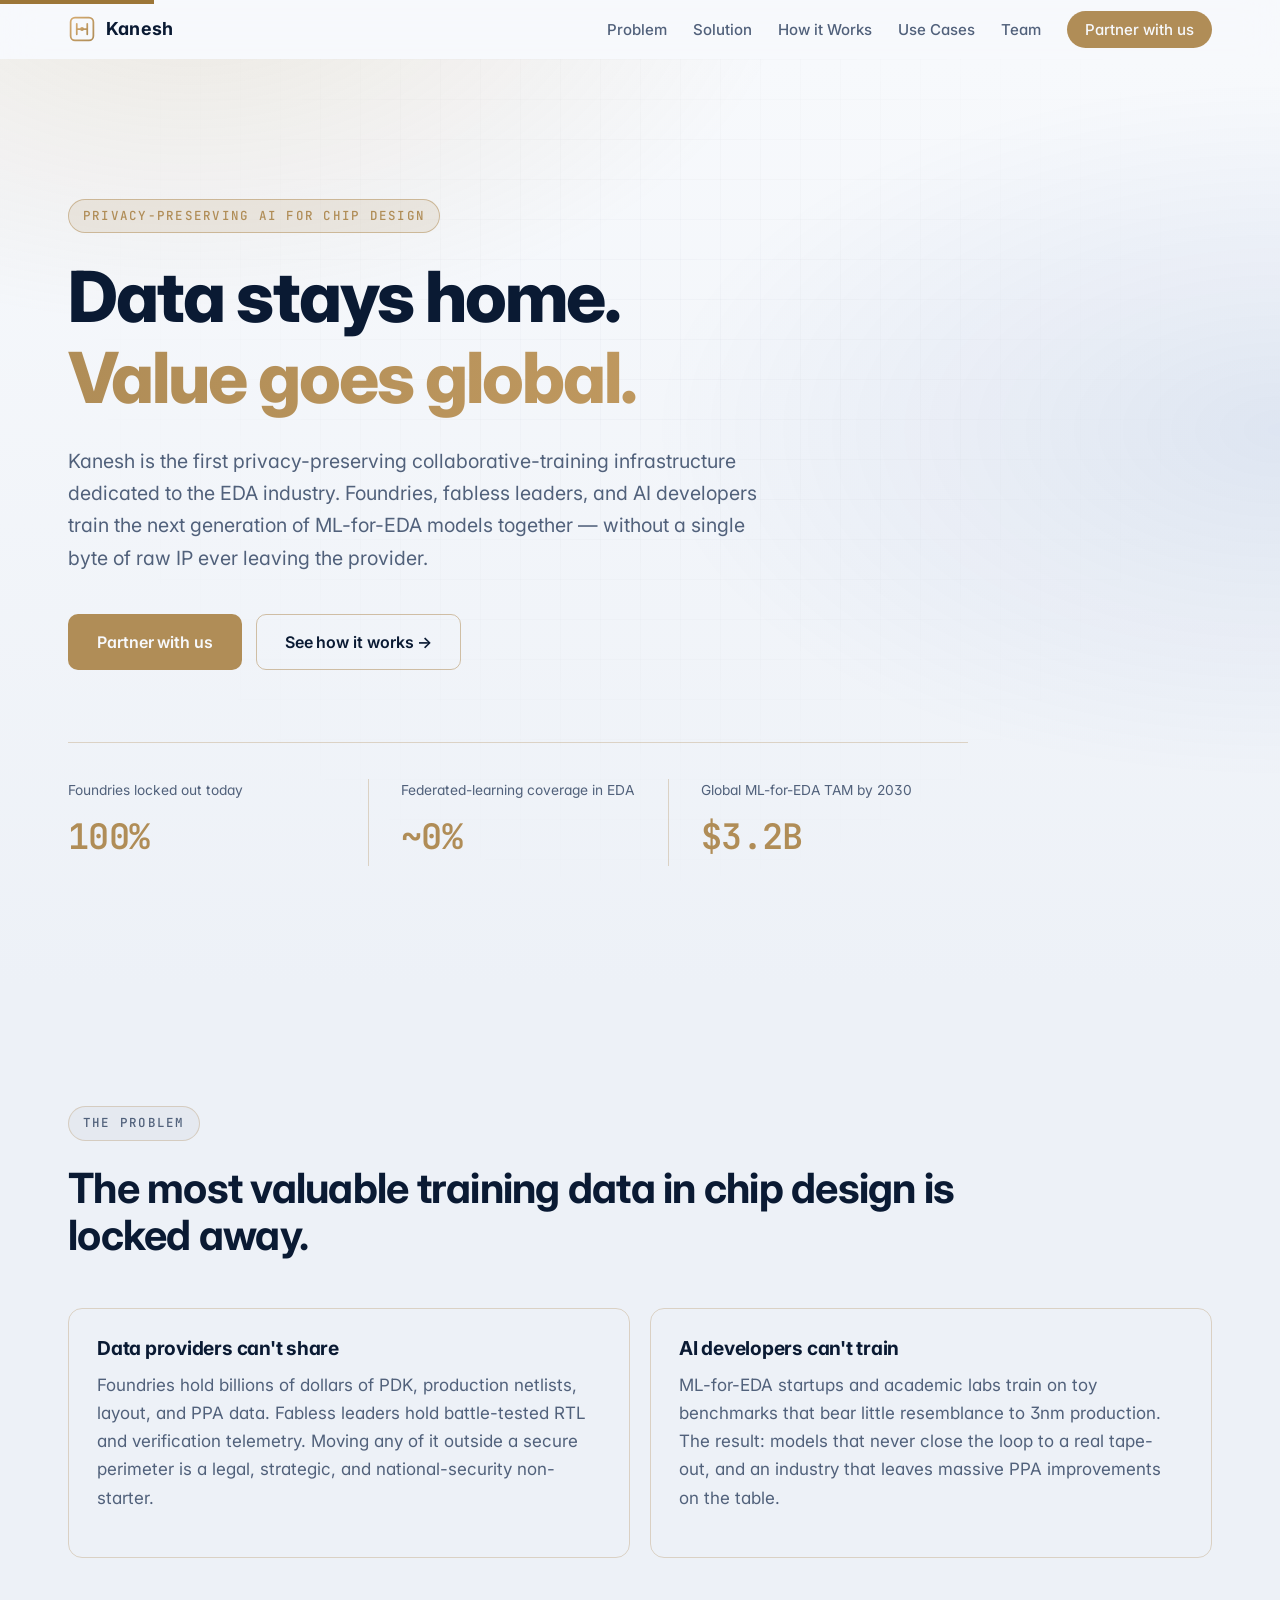
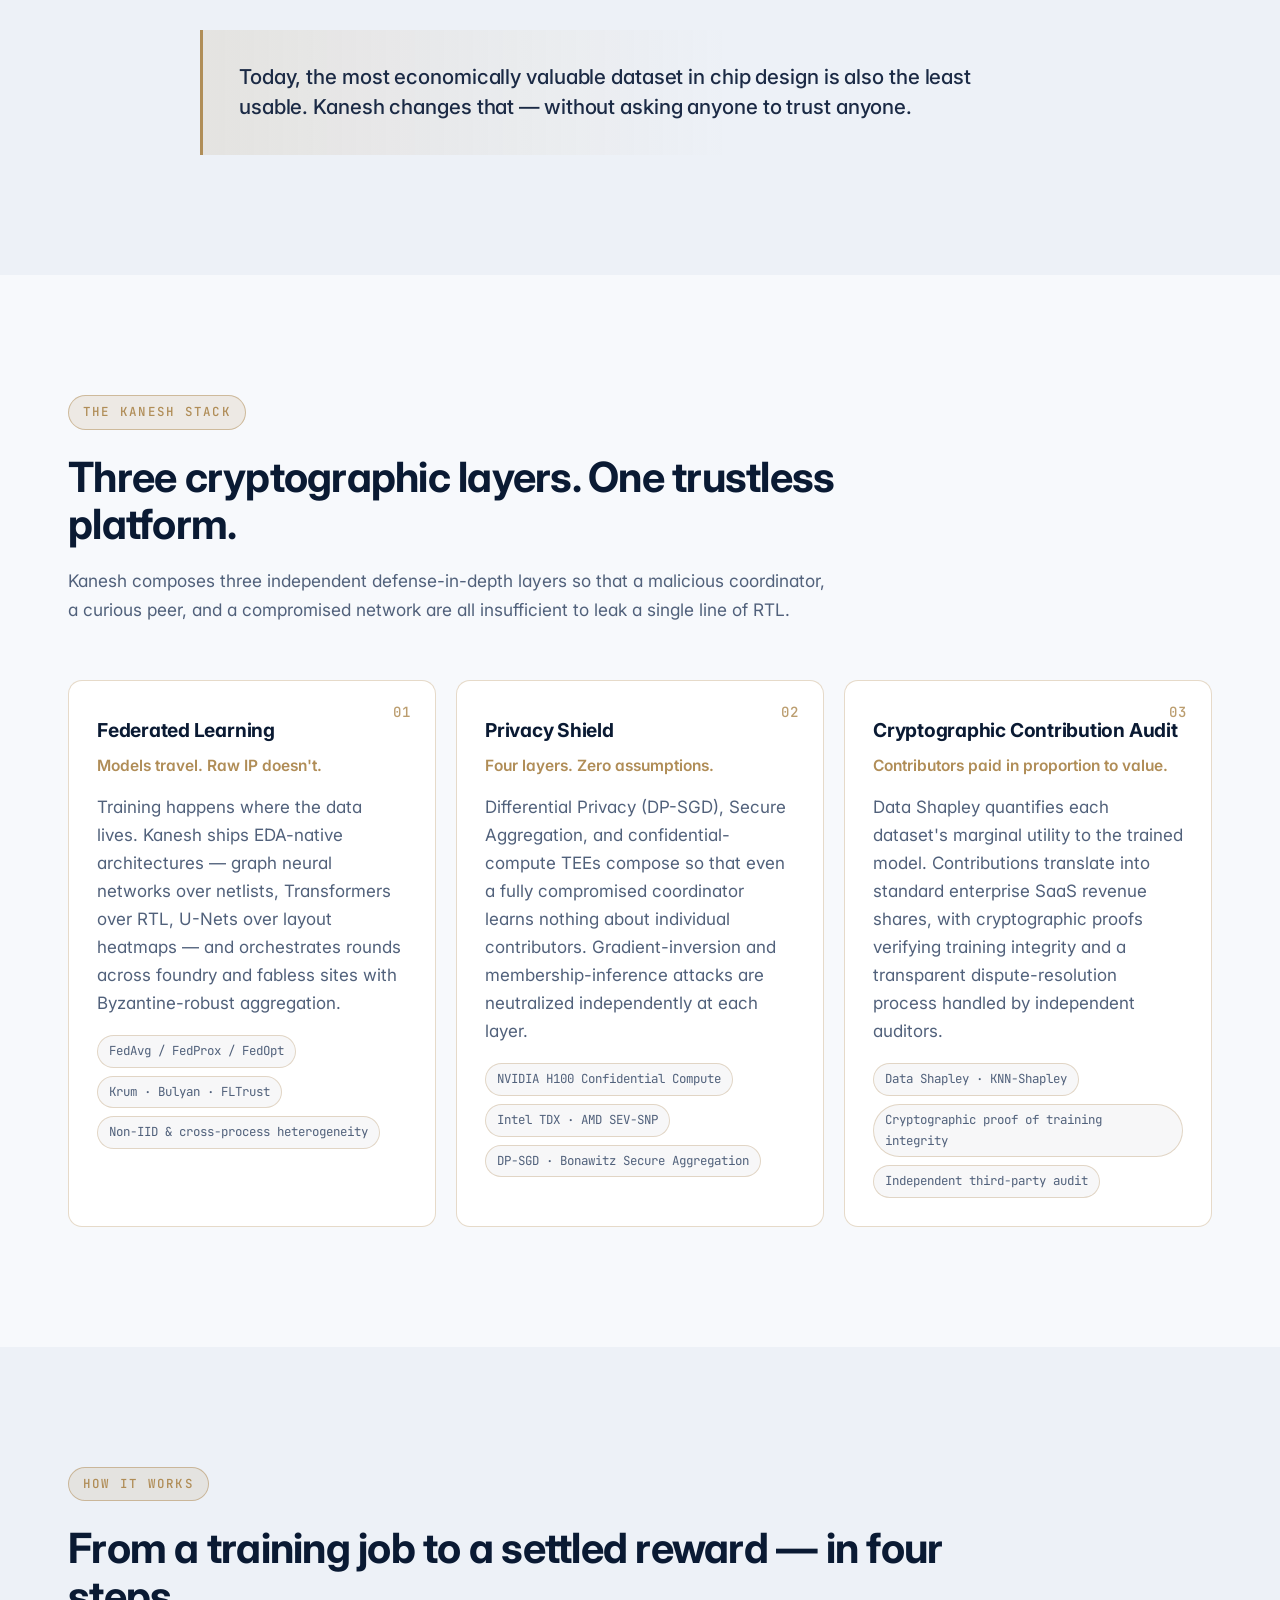
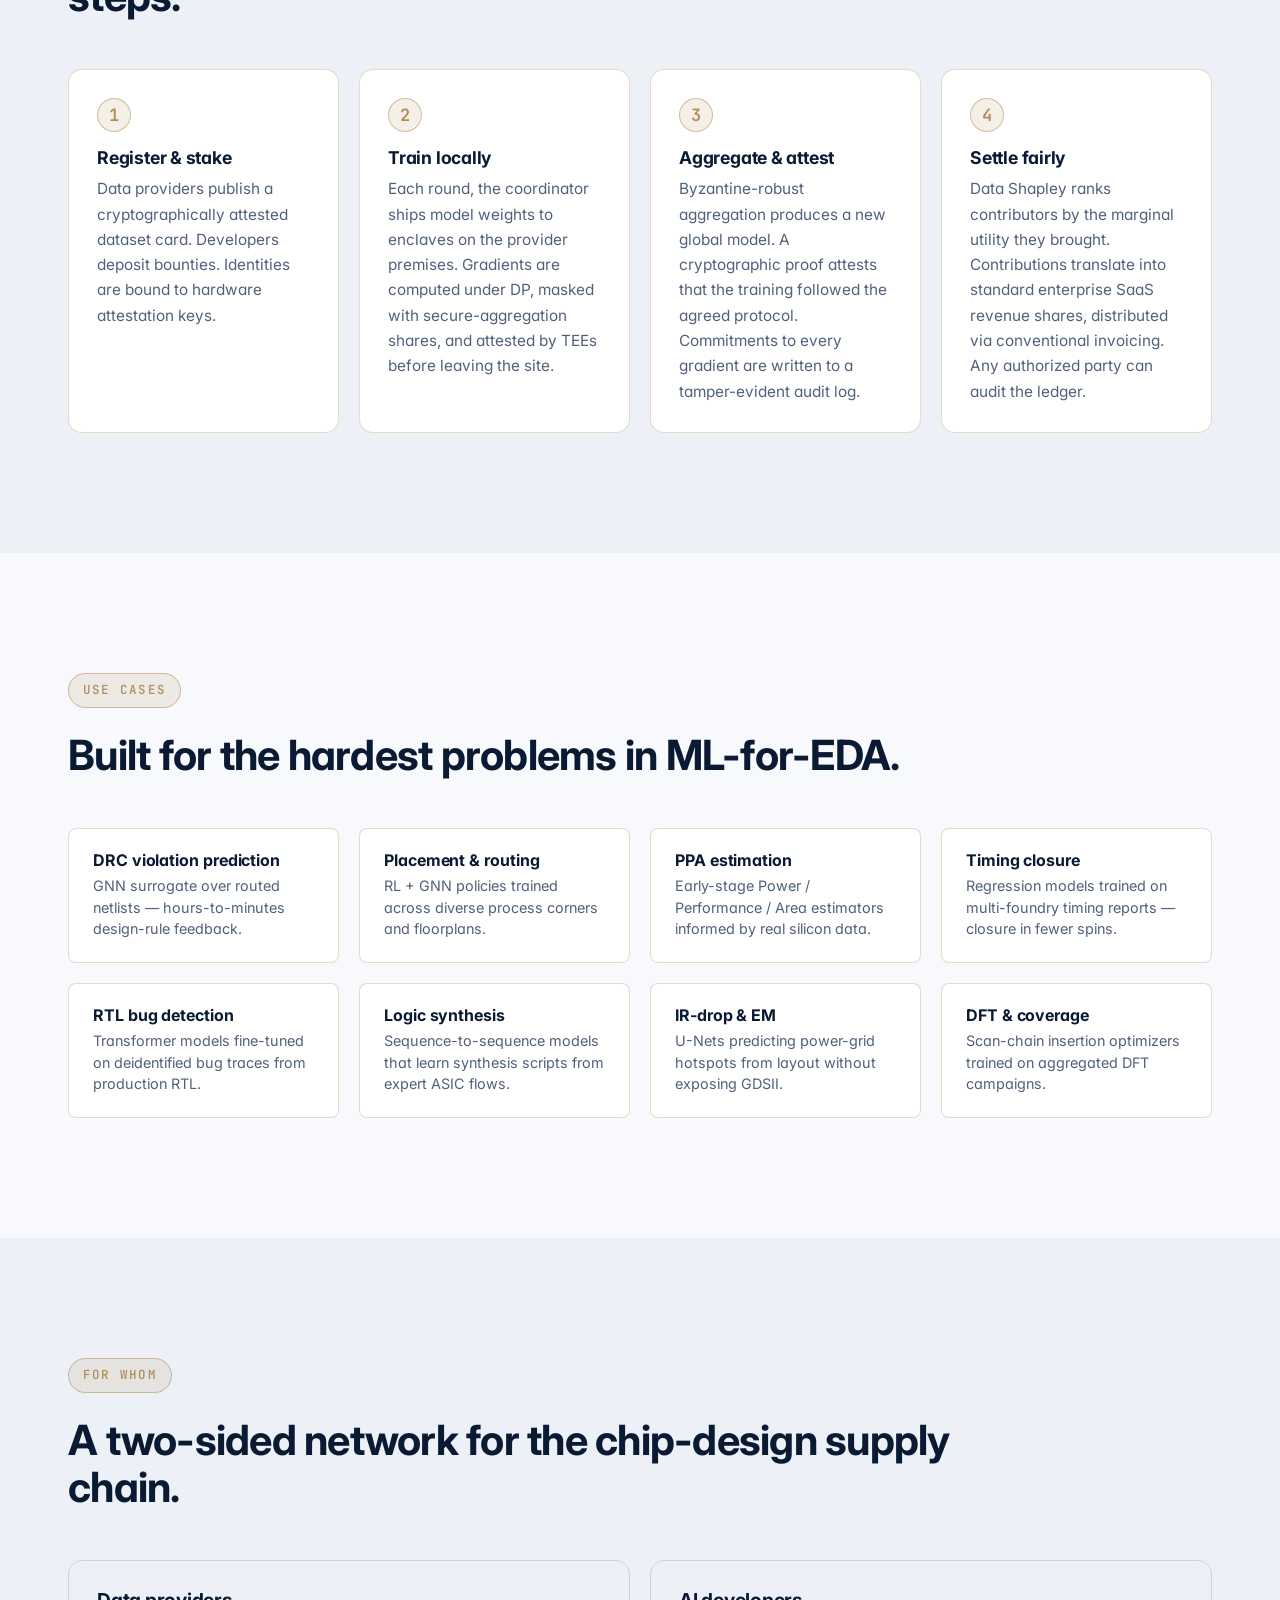
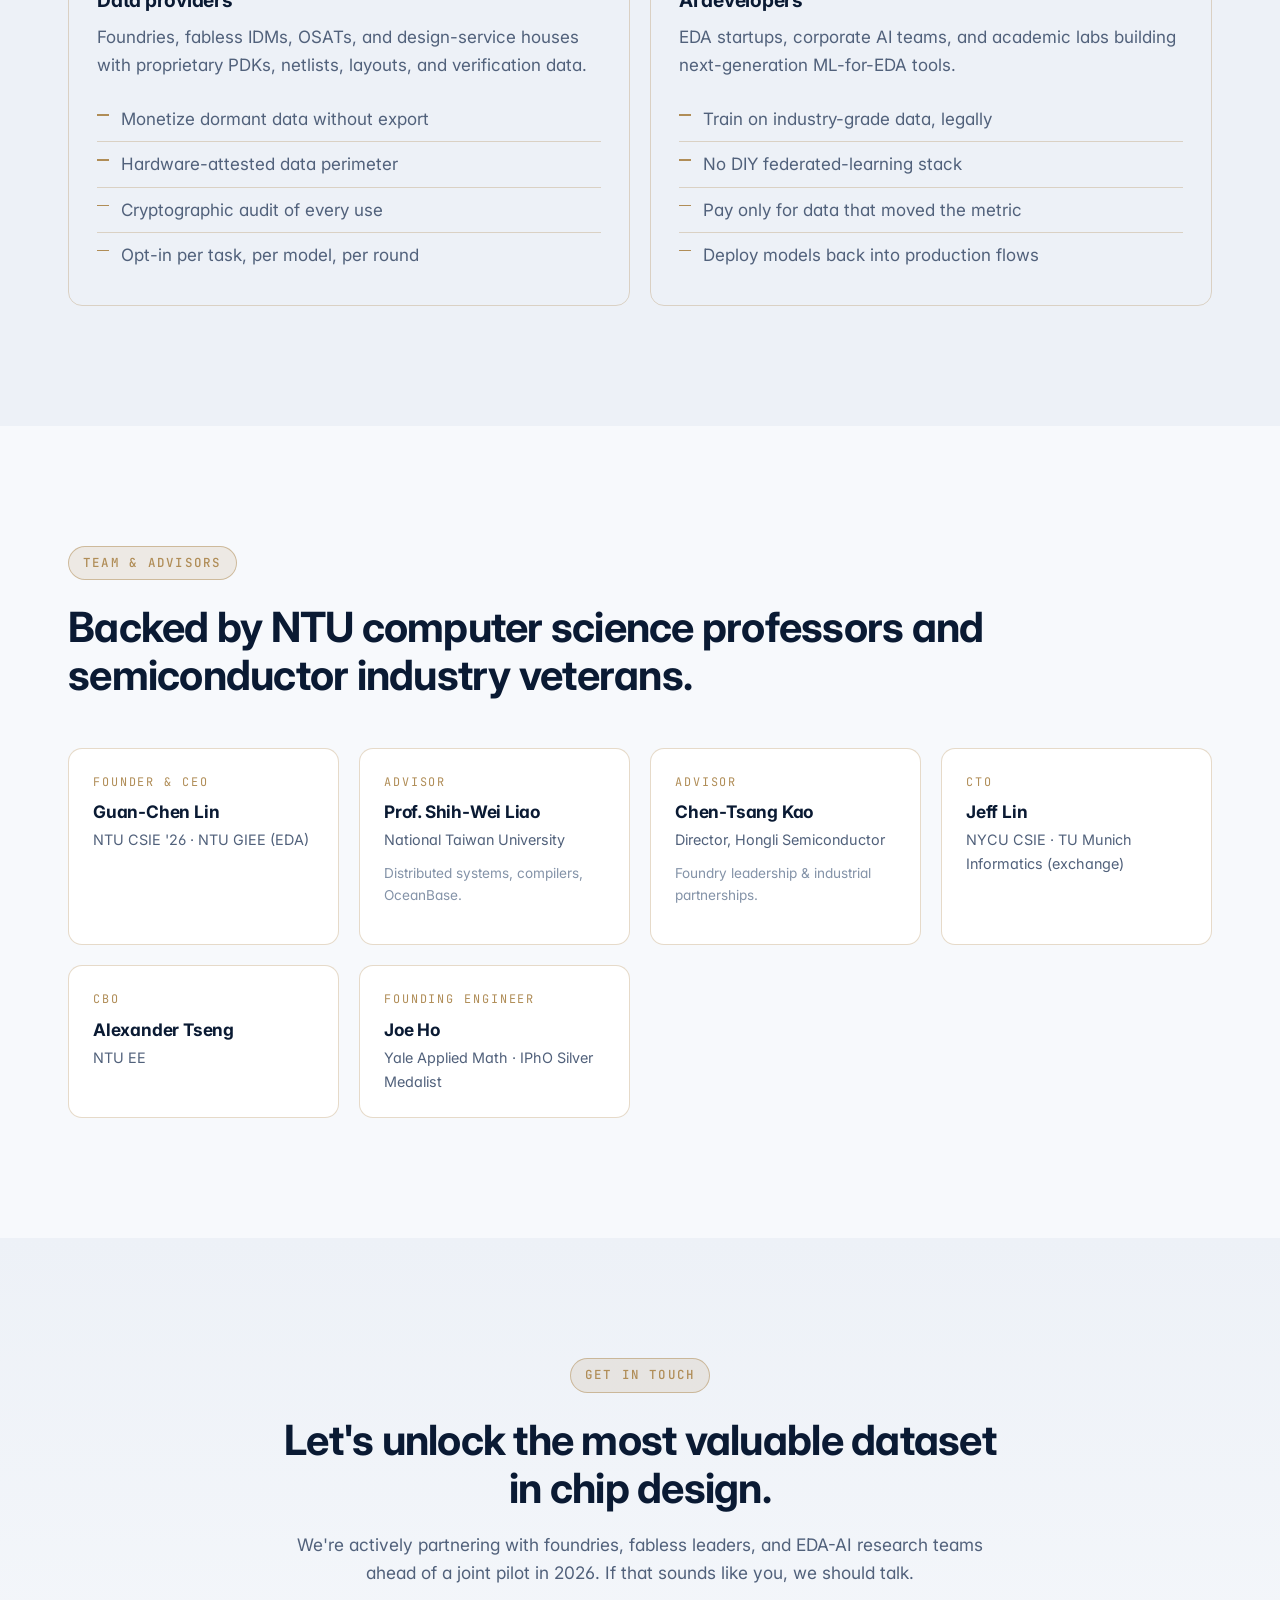
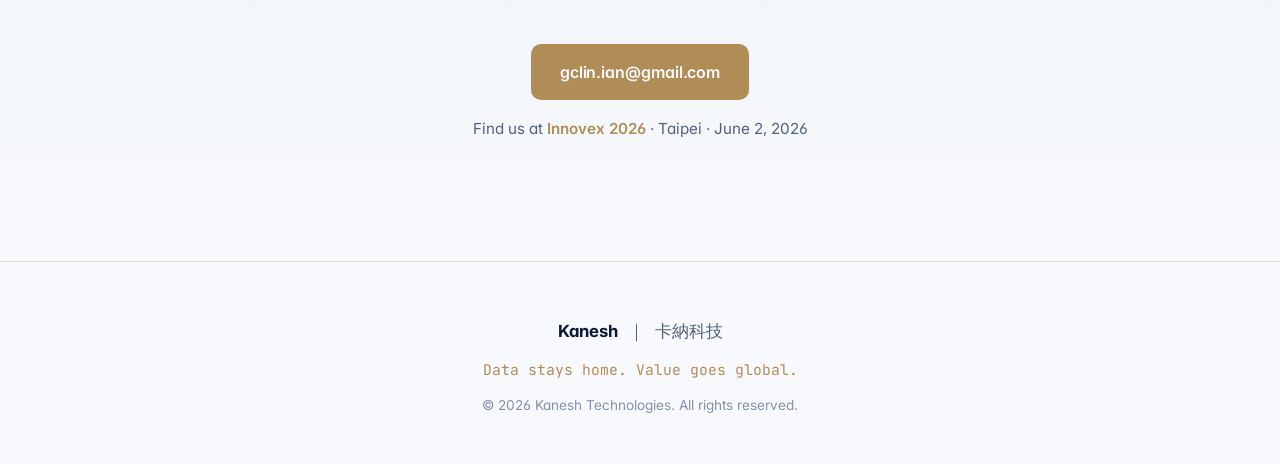
<file: webpage/index.html>
<!DOCTYPE html>
<html lang="en">
<head>
  <meta charset="UTF-8" />
  <meta name="viewport" content="width=device-width, initial-scale=1.0" />
  <title>Kanesh — The Data-Sovereign Backbone for the EDA AI Era</title>
  <meta name="description" content="Kanesh combines federated learning, trusted execution environments, and a cryptographic contribution-audit layer so that chip companies can co-train EDA AI models without raw data ever leaving their premises." />
  <meta name="theme-color" content="#F7F9FC" />

  <meta property="og:title" content="Kanesh — Data stays home. Value goes global." />
  <meta property="og:description" content="Privacy-preserving collaborative training infrastructure for the EDA industry." />
  <meta property="og:type" content="website" />
  <meta property="og:locale" content="en_US" />

  <meta name="twitter:card" content="summary_large_image" />
  <meta name="twitter:title" content="Kanesh — Data stays home. Value goes global." />
  <meta name="twitter:description" content="Privacy-preserving collaborative training infrastructure for the EDA industry." />

  <link rel="icon" type="image/svg+xml" href="assets/favicon.svg" />
  <link rel="preconnect" href="https://fonts.googleapis.com" />
  <link rel="preconnect" href="https://fonts.gstatic.com" crossorigin />
  <link href="https://fonts.googleapis.com/css2?family=Inter:wght@400;500;600;700;800&family=JetBrains+Mono:wght@400;500;600&display=swap" rel="stylesheet" />
  <link rel="stylesheet" href="css/style.css" />
</head>
<body>
  <a class="skip-link" href="#main">Skip to content</a>

  <nav class="nav" aria-label="Primary">
    <div class="nav__inner">
      <a href="#top" class="brand" aria-label="Kanesh home">
        <span class="brand__mark" aria-hidden="true">
          <svg viewBox="0 0 32 32" width="28" height="28">
            <defs>
              <linearGradient id="gx" x1="0" x2="1" y1="0" y2="1">
                <stop offset="0" stop-color="#D4AA6F"/>
                <stop offset="1" stop-color="#B08D57"/>
              </linearGradient>
            </defs>
            <rect x="3" y="3" width="26" height="26" rx="5" fill="none" stroke="url(#gx)" stroke-width="2"/>
            <path d="M10 10 L10 22 M10 16 L22 16 M22 10 L22 22" stroke="url(#gx)" stroke-width="2" stroke-linecap="round" fill="none"/>
            <circle cx="16" cy="16" r="2.2" fill="url(#gx)"/>
          </svg>
        </span>
        <span class="brand__word">Kanesh</span>
      </a>
      <ul class="nav__links">
        <li><a href="#problem">Problem</a></li>
        <li><a href="#solution">Solution</a></li>
        <li><a href="#architecture">How&nbsp;it&nbsp;Works</a></li>
        <li><a href="#use-cases">Use&nbsp;Cases</a></li>
        <li><a href="#team">Team</a></li>
        <li><a class="nav__cta" href="#contact">Partner with us</a></li>
      </ul>
    </div>
  </nav>

  <main id="main">
    <!-- ================= HERO ================= -->
    <section class="hero" id="top">
      <div class="hero__bg" aria-hidden="true"></div>
      <div class="container hero__inner">
        <p class="eyebrow">Privacy-preserving AI for chip design</p>
        <h1 class="hero__title">
          <span class="hero__title-main">Data stays home.</span>
          <span class="hero__title-accent">Value goes global.</span>
        </h1>
        <p class="hero__subtitle">
          Kanesh is the first privacy-preserving collaborative-training infrastructure dedicated
          to the EDA industry. Foundries, fabless leaders, and AI developers train the next
          generation of ML-for-EDA models together — without a single byte of raw IP ever
          leaving the provider.
        </p>
        <div class="hero__ctas">
          <a class="btn btn--primary" href="#contact">Partner with us</a>
          <a class="btn btn--ghost" href="#solution">See how it works →</a>
        </div>
        <dl class="hero__stats">
          <div><dt>Foundries locked out today</dt><dd>100%</dd></div>
          <div><dt>Federated-learning coverage in EDA</dt><dd>~0%</dd></div>
          <div><dt>Global ML-for-EDA TAM by 2030</dt><dd>$3.2B</dd></div>
        </dl>
      </div>
    </section>

    <!-- ================= PROBLEM ================= -->
    <section class="section section--dark" id="problem">
      <div class="container">
        <p class="eyebrow eyebrow--muted">The problem</p>
        <h2 class="section__title">The most valuable training data in chip design is locked away.</h2>
        <div class="grid grid--2">
          <article class="card card--outline">
            <h3>Data providers can't share</h3>
            <p>
              Foundries hold billions of dollars of PDK, production netlists, layout, and PPA
              data. Fabless leaders hold battle-tested RTL and verification telemetry. Moving
              any of it outside a secure perimeter is a legal, strategic, and national-security
              non-starter.
            </p>
          </article>
          <article class="card card--outline">
            <h3>AI developers can't train</h3>
            <p>
              ML-for-EDA startups and academic labs train on toy benchmarks that bear little
              resemblance to 3nm production. The result: models that never close the loop to a
              real tape-out, and an industry that leaves massive PPA improvements on the table.
            </p>
          </article>
        </div>
        <p class="pull-quote">
          Today, the most economically valuable dataset in chip design is also the least
          usable. Kanesh changes that — without asking anyone to trust anyone.
        </p>
      </div>
    </section>

    <!-- ================= SOLUTION ================= -->
    <section class="section" id="solution">
      <div class="container">
        <p class="eyebrow">The Kanesh stack</p>
        <h2 class="section__title">Three cryptographic layers. One trustless platform.</h2>
        <p class="section__lead">
          Kanesh composes three independent defense-in-depth layers so that a malicious
          coordinator, a curious peer, and a compromised network are all insufficient to leak
          a single line of RTL.
        </p>
        <div class="grid grid--3">
          <article class="card card--feature">
            <span class="card__num">01</span>
            <h3>Federated Learning</h3>
            <p class="card__kicker">Models travel. Raw IP doesn't.</p>
            <p>
              Training happens where the data lives. Kanesh ships EDA-native architectures —
              graph neural networks over netlists, Transformers over RTL, U-Nets over layout
              heatmaps — and orchestrates rounds across foundry and fabless sites with
              Byzantine-robust aggregation.
            </p>
            <ul class="card__tags">
              <li>FedAvg / FedProx / FedOpt</li>
              <li>Krum · Bulyan · FLTrust</li>
              <li>Non-IID &amp; cross-process heterogeneity</li>
            </ul>
          </article>

          <article class="card card--feature">
            <span class="card__num">02</span>
            <h3>Privacy Shield</h3>
            <p class="card__kicker">Four layers. Zero assumptions.</p>
            <p>
              Differential Privacy (DP-SGD), Secure Aggregation, and confidential-compute TEEs
              compose so that even a fully compromised coordinator learns nothing about
              individual contributors. Gradient-inversion and membership-inference attacks are
              neutralized independently at each layer.
            </p>
            <ul class="card__tags">
              <li>NVIDIA H100 Confidential Compute</li>
              <li>Intel TDX · AMD SEV-SNP</li>
              <li>DP-SGD · Bonawitz Secure Aggregation</li>
            </ul>
          </article>

          <article class="card card--feature">
            <span class="card__num">03</span>
            <h3>Cryptographic Contribution Audit</h3>
            <p class="card__kicker">Contributors paid in proportion to value.</p>
            <p>
              Data Shapley quantifies each dataset's marginal utility to the trained model.
              Contributions translate into standard enterprise SaaS revenue shares, with
              cryptographic proofs verifying training integrity and a transparent
              dispute-resolution process handled by independent auditors.
            </p>
            <ul class="card__tags">
              <li>Data Shapley · KNN-Shapley</li>
              <li>Cryptographic proof of training integrity</li>
              <li>Independent third-party audit</li>
            </ul>
          </article>
        </div>
      </div>
    </section>

    <!-- ================= ARCHITECTURE ================= -->
    <section class="section section--dark" id="architecture">
      <div class="container">
        <p class="eyebrow">How it works</p>
        <h2 class="section__title">From a training job to a settled reward — in four steps.</h2>
        <ol class="steps">
          <li class="step">
            <span class="step__num">1</span>
            <h3>Register &amp; stake</h3>
            <p>
              Data providers publish a cryptographically attested dataset card. Developers
              deposit bounties. Identities are bound to hardware attestation keys.
            </p>
          </li>
          <li class="step">
            <span class="step__num">2</span>
            <h3>Train locally</h3>
            <p>
              Each round, the coordinator ships model weights to enclaves on the provider
              premises. Gradients are computed under DP, masked with secure-aggregation
              shares, and attested by TEEs before leaving the site.
            </p>
          </li>
          <li class="step">
            <span class="step__num">3</span>
            <h3>Aggregate &amp; attest</h3>
            <p>
              Byzantine-robust aggregation produces a new global model. A cryptographic
              proof attests that the training followed the agreed protocol. Commitments to
              every gradient are written to a tamper-evident audit log.
            </p>
          </li>
          <li class="step">
            <span class="step__num">4</span>
            <h3>Settle fairly</h3>
            <p>
              Data Shapley ranks contributors by the marginal utility they brought.
              Contributions translate into standard enterprise SaaS revenue shares, distributed
              via conventional invoicing. Any authorized party can audit the ledger.
            </p>
          </li>
        </ol>
      </div>
    </section>

    <!-- ================= USE CASES ================= -->
    <section class="section" id="use-cases">
      <div class="container">
        <p class="eyebrow">Use cases</p>
        <h2 class="section__title">Built for the hardest problems in ML-for-EDA.</h2>
        <div class="grid grid--4">
          <div class="usecase"><h3>DRC violation prediction</h3><p>GNN surrogate over routed netlists — hours-to-minutes design-rule feedback.</p></div>
          <div class="usecase"><h3>Placement &amp; routing</h3><p>RL + GNN policies trained across diverse process corners and floorplans.</p></div>
          <div class="usecase"><h3>PPA estimation</h3><p>Early-stage Power / Performance / Area estimators informed by real silicon data.</p></div>
          <div class="usecase"><h3>Timing closure</h3><p>Regression models trained on multi-foundry timing reports — closure in fewer spins.</p></div>
          <div class="usecase"><h3>RTL bug detection</h3><p>Transformer models fine-tuned on deidentified bug traces from production RTL.</p></div>
          <div class="usecase"><h3>Logic synthesis</h3><p>Sequence-to-sequence models that learn synthesis scripts from expert ASIC flows.</p></div>
          <div class="usecase"><h3>IR-drop &amp; EM</h3><p>U-Nets predicting power-grid hotspots from layout without exposing GDSII.</p></div>
          <div class="usecase"><h3>DFT &amp; coverage</h3><p>Scan-chain insertion optimizers trained on aggregated DFT campaigns.</p></div>
        </div>
      </div>
    </section>

    <!-- ================= AUDIENCE ================= -->
    <section class="section section--dark" id="audience">
      <div class="container">
        <p class="eyebrow">For whom</p>
        <h2 class="section__title">A two-sided network for the chip-design supply chain.</h2>
        <div class="grid grid--2">
          <article class="card card--outline">
            <h3>Data providers</h3>
            <p>Foundries, fabless IDMs, OSATs, and design-service houses with proprietary PDKs, netlists, layouts, and verification data.</p>
            <ul class="card__bullets">
              <li>Monetize dormant data without export</li>
              <li>Hardware-attested data perimeter</li>
              <li>Cryptographic audit of every use</li>
              <li>Opt-in per task, per model, per round</li>
            </ul>
          </article>
          <article class="card card--outline">
            <h3>AI developers</h3>
            <p>EDA startups, corporate AI teams, and academic labs building next-generation ML-for-EDA tools.</p>
            <ul class="card__bullets">
              <li>Train on industry-grade data, legally</li>
              <li>No DIY federated-learning stack</li>
              <li>Pay only for data that moved the metric</li>
              <li>Deploy models back into production flows</li>
            </ul>
          </article>
        </div>
      </div>
    </section>

    <!-- ================= TEAM ================= -->
    <section class="section" id="team">
      <div class="container">
        <p class="eyebrow">Team &amp; advisors</p>
        <h2 class="section__title">Backed by NTU computer science professors and semiconductor industry veterans.</h2>
        <div class="grid grid--4">
          <article class="person">
            <p class="person__role">Founder &amp; CEO</p>
            <h3 class="person__name">Guan-Chen Lin</h3>
            <p class="person__org">NTU CSIE '26 · NTU GIEE (EDA)</p>
          </article>
          <article class="person">
            <p class="person__role">Advisor</p>
            <h3 class="person__name">Prof. Shih-Wei Liao</h3>
            <p class="person__org">National Taiwan University</p>
            <p class="person__note">Distributed systems, compilers, OceanBase.</p>
          </article>
          <article class="person">
            <p class="person__role">Advisor</p>
            <h3 class="person__name">Chen-Tsang Kao</h3>
            <p class="person__org">Director, Hongli Semiconductor</p>
            <p class="person__note">Foundry leadership &amp; industrial partnerships.</p>
          </article>
          <article class="person">
            <p class="person__role">CTO</p>
            <h3 class="person__name">Jeff Lin</h3>
            <p class="person__org">NYCU CSIE · TU Munich Informatics (exchange)</p>
          </article>
          <article class="person">
            <p class="person__role">CBO</p>
            <h3 class="person__name">Alexander Tseng</h3>
            <p class="person__org">NTU EE</p>
          </article>
          <article class="person">
            <p class="person__role">Founding Engineer</p>
            <h3 class="person__name">Joe Ho</h3>
            <p class="person__org">Yale Applied Math · IPhO Silver Medalist</p>
          </article>
        </div>
      </div>
    </section>

    <!-- ================= CONTACT ================= -->
    <section class="section section--cta" id="contact">
      <div class="container container--narrow">
        <p class="eyebrow">Get in touch</p>
        <h2 class="section__title">Let's unlock the most valuable dataset in chip design.</h2>
        <p class="section__lead">
          We're actively partnering with foundries, fabless leaders, and EDA-AI research teams
          ahead of a joint pilot in 2026. If that sounds like you, we should talk.
        </p>
        <div class="contact">
          <a class="btn btn--primary" href="mailto:gclin.ian@gmail.com">gclin.ian@gmail.com</a>
          <p class="contact__meta">Find us at <strong>Innovex 2026</strong> · Taipei · June 2, 2026</p>
        </div>
      </div>
    </section>
  </main>

  <footer class="footer">
    <div class="container footer__inner">
      <div class="footer__brand">
        <strong>Kanesh</strong>
        <span>｜</span>
        <span>卡納科技</span>
      </div>
      <p class="footer__tag">Data stays home. Value goes global.</p>
      <p class="footer__copy">© 2026 Kanesh Technologies. All rights reserved.</p>
    </div>
  </footer>

  <script src="js/main.js" defer></script>
</body>
</html>
</file>
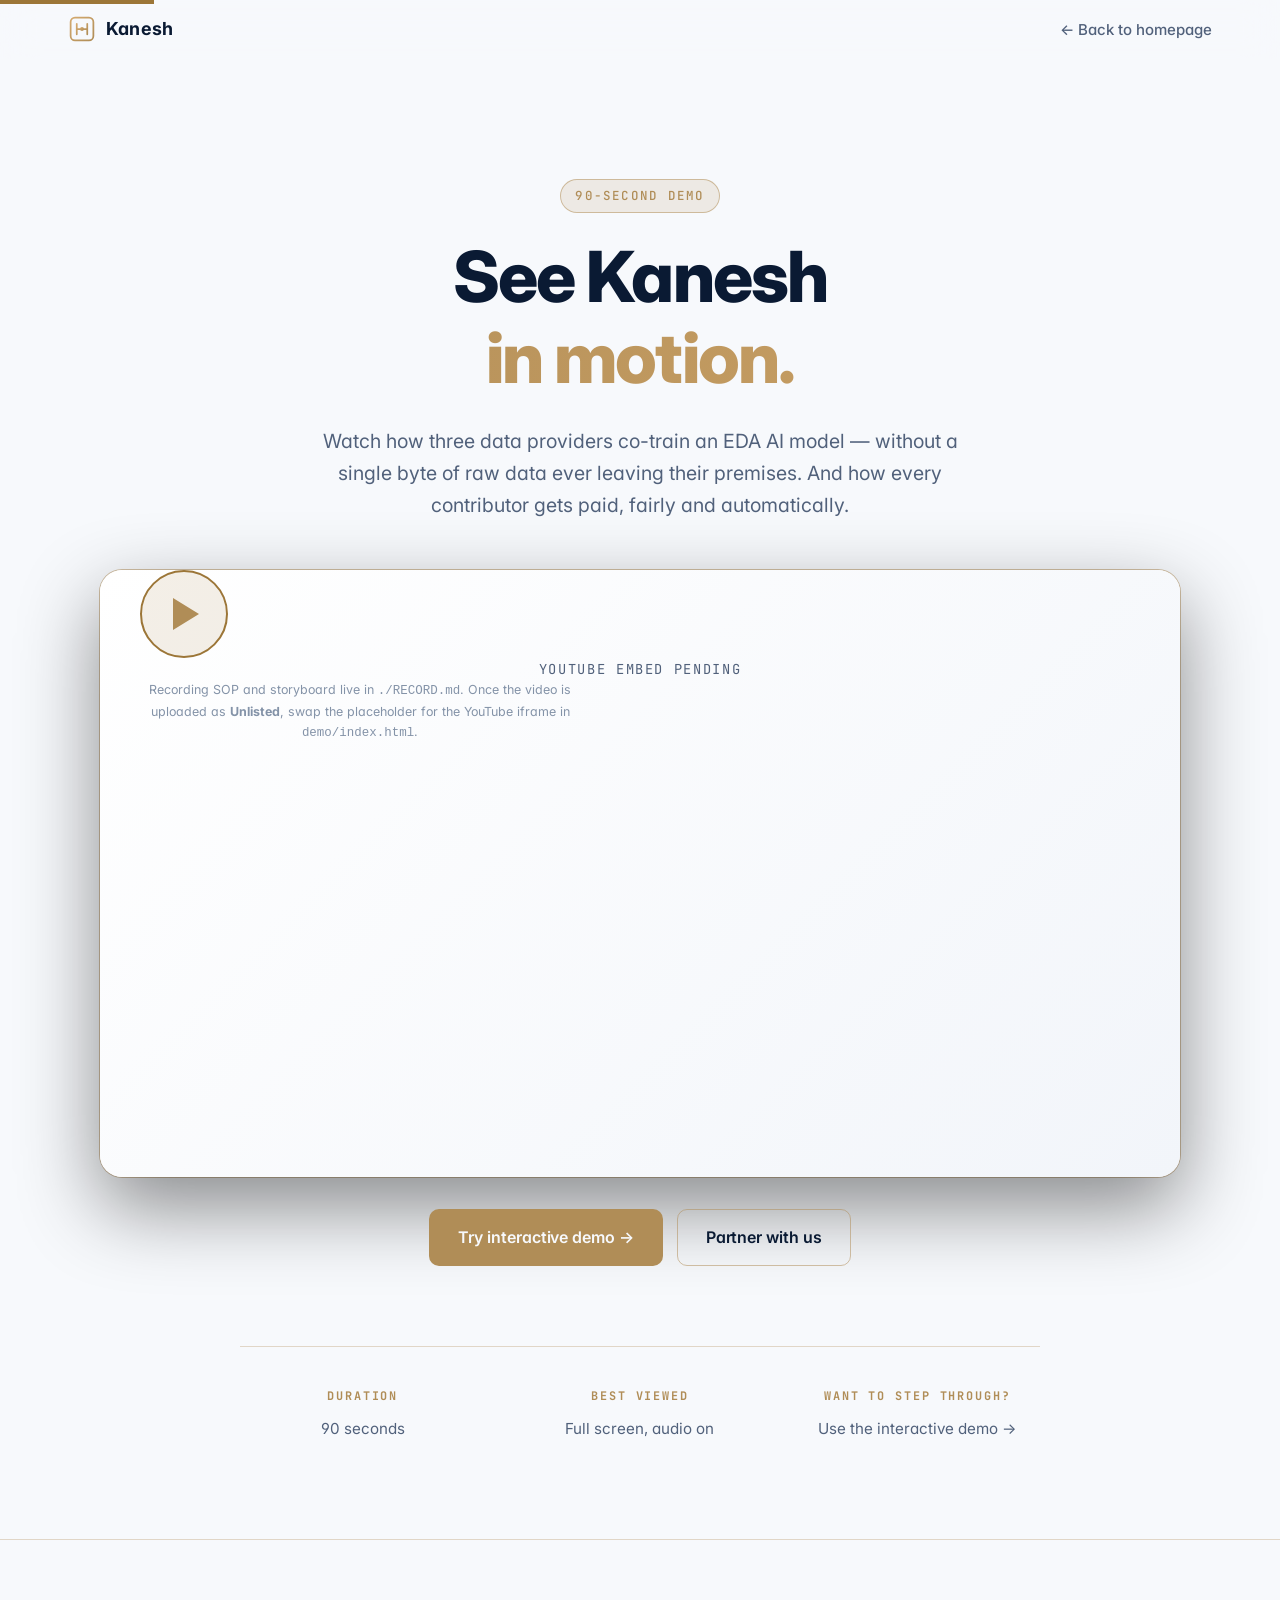
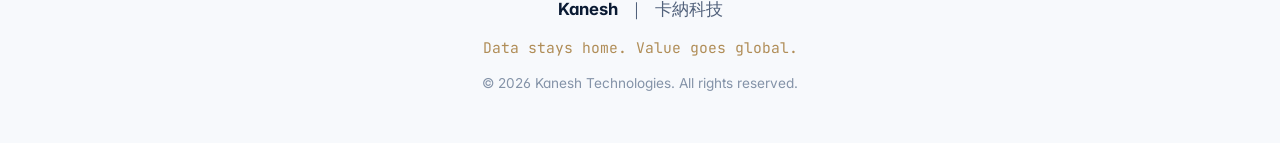
<file: webpage/demo/index.html>
<!DOCTYPE html>
<html lang="en">
<head>
  <meta charset="UTF-8" />
  <meta name="viewport" content="width=device-width, initial-scale=1.0" />
  <meta name="robots" content="noindex, nofollow" />
  <title>Kanesh — 90-Second Demo</title>
  <meta name="description" content="See how Kanesh enables foundries to co-train EDA AI models without data ever leaving their premises." />
  <meta name="theme-color" content="#0A1A33" />

  <link rel="icon" type="image/svg+xml" href="../assets/favicon.svg" />
  <link rel="preconnect" href="https://fonts.googleapis.com" />
  <link rel="preconnect" href="https://fonts.gstatic.com" crossorigin />
  <link href="https://fonts.googleapis.com/css2?family=Inter:wght@400;500;600;700;800&family=JetBrains+Mono:wght@400;500;600&display=swap" rel="stylesheet" />
  <link rel="stylesheet" href="../css/style.css" />

  <style>
    .demo-page {
      min-height: 100vh;
      padding: 120px 0 80px;
      display: flex;
      flex-direction: column;
      justify-content: center;
    }

    .demo-video {
      width: 100%;
      max-width: 1080px;
      margin: 48px auto 32px;
      aspect-ratio: 16 / 9;
      border-radius: var(--radius-lg);
      overflow: hidden;
      box-shadow: 0 30px 80px rgba(0, 0, 0, 0.45), 0 0 0 1px var(--line-strong);
      background: var(--surface);
    }

    .demo-video iframe,
    .demo-video .placeholder {
      width: 100%;
      height: 100%;
      border: 0;
      display: block;
    }

    .placeholder {
      display: flex;
      flex-direction: column;
      align-items: center;
      justify-content: center;
      gap: 18px;
      background: linear-gradient(135deg, var(--surface) 0%, var(--surface-2) 100%);
      color: var(--fg-muted);
      font-family: var(--font-mono);
      font-size: 0.86rem;
      letter-spacing: 0.12em;
      text-transform: uppercase;
      text-align: center;
      padding: 0 40px;
    }

    .placeholder__play {
      width: 88px;
      height: 88px;
      border-radius: 50%;
      background: var(--accent-glow);
      border: 2px solid var(--accent);
      display: flex;
      align-items: center;
      justify-content: center;
    }
    .placeholder__play::before {
      content: '';
      border-style: solid;
      border-width: 16px 0 16px 26px;
      border-color: transparent transparent transparent var(--accent-strong);
      margin-left: 4px;
    }
    .placeholder__hint {
      max-width: 440px;
      line-height: 1.6;
      font-size: 0.78rem;
      color: var(--fg-faint);
      text-transform: none;
      letter-spacing: 0;
      font-family: var(--font-sans);
    }

    .demo-cta-row {
      display: flex;
      gap: 14px;
      justify-content: center;
      flex-wrap: wrap;
      margin-top: 32px;
    }

    .demo-meta {
      margin-top: 80px;
      padding-top: 40px;
      border-top: 1px solid var(--line);
      display: grid;
      grid-template-columns: repeat(3, 1fr);
      gap: 32px;
      max-width: 800px;
      margin-left: auto;
      margin-right: auto;
    }
    @media (max-width: 700px) {
      .demo-meta { grid-template-columns: 1fr; }
    }

    .demo-meta-item {
      text-align: center;
    }
    .demo-meta-item strong {
      display: block;
      font-family: var(--font-mono);
      font-size: 0.74rem;
      text-transform: uppercase;
      letter-spacing: 0.16em;
      color: var(--accent-strong);
      margin-bottom: 8px;
    }
    .demo-meta-item span {
      color: var(--fg-muted);
      font-size: 0.95rem;
    }
  </style>
</head>
<body>
  <a class="skip-link" href="#main">Skip to content</a>

  <nav class="nav" aria-label="Primary">
    <div class="nav__inner">
      <a href="../" class="brand" aria-label="Kanesh home">
        <span class="brand__mark" aria-hidden="true">
          <svg viewBox="0 0 32 32" width="28" height="28">
            <defs>
              <linearGradient id="gx" x1="0" x2="1" y1="0" y2="1">
                <stop offset="0" stop-color="#D4AA6F"/>
                <stop offset="1" stop-color="#B08D57"/>
              </linearGradient>
            </defs>
            <rect x="3" y="3" width="26" height="26" rx="5" fill="none" stroke="url(#gx)" stroke-width="2"/>
            <path d="M10 10 L10 22 M10 16 L22 16 M22 10 L22 22" stroke="url(#gx)" stroke-width="2" stroke-linecap="round" fill="none"/>
            <circle cx="16" cy="16" r="2.2" fill="url(#gx)"/>
          </svg>
        </span>
        <span class="brand__word">Kanesh</span>
      </a>
      <ul class="nav__links">
        <li><a href="../">← Back to homepage</a></li>
      </ul>
    </div>
  </nav>

  <main id="main" class="demo-page">
    <div class="container">
      <div style="text-align:center;">
        <p class="eyebrow">90-second demo</p>
        <h1 class="hero__title">
          <span class="hero__title-main">See Kanesh</span>
          <span class="hero__title-accent">in motion.</span>
        </h1>
        <p class="hero__subtitle" style="max-width: 680px; margin: 24px auto 0;">
          Watch how three data providers co-train an EDA AI model — without a single byte of raw data ever leaving their premises. And how every contributor gets paid, fairly and automatically.
        </p>
      </div>

      <div class="demo-video">
        <!--
          ============================================================
          REPLACE THIS PLACEHOLDER WITH YOUTUBE EMBED AFTER UPLOAD.
          See ./RECORD.md for the full upload + embed checklist.
          Embed snippet (uncomment and replace VIDEO_ID):
        ============================================================

        <iframe
          src="https://www.youtube-nocookie.com/embed/VIDEO_ID?rel=0&modestbranding=1&playsinline=1"
          title="Kanesh — 90-second demo"
          allow="accelerometer; autoplay; clipboard-write; encrypted-media; gyroscope; picture-in-picture"
          allowfullscreen
          loading="lazy">
        </iframe>
        -->

        <div class="placeholder" role="status" aria-label="Video pending upload">
          <div class="placeholder__play" aria-hidden="true"></div>
          <div>YouTube embed pending</div>
          <div class="placeholder__hint">Recording SOP and storyboard live in <code>./RECORD.md</code>. Once the video is uploaded as <strong>Unlisted</strong>, swap the placeholder for the YouTube iframe in <code>demo/index.html</code>.</div>
        </div>
      </div>

      <div class="demo-cta-row">
        <a class="btn btn--primary" href="interactive/">Try interactive demo →</a>
        <a class="btn btn--ghost" href="../#contact">Partner with us</a>
      </div>

      <dl class="demo-meta">
        <div class="demo-meta-item">
          <strong>Duration</strong>
          <span>90 seconds</span>
        </div>
        <div class="demo-meta-item">
          <strong>Best viewed</strong>
          <span>Full screen, audio on</span>
        </div>
        <div class="demo-meta-item">
          <strong>Want to step through?</strong>
          <span>Use the interactive demo →</span>
        </div>
      </dl>
    </div>
  </main>

  <footer class="footer">
    <div class="container footer__inner">
      <div class="footer__brand">
        <strong>Kanesh</strong>
        <span>｜</span>
        <span>卡納科技</span>
      </div>
      <p class="footer__tag">Data stays home. Value goes global.</p>
      <p class="footer__copy">© 2026 Kanesh Technologies. All rights reserved.</p>
    </div>
  </footer>
</body>
</html>
</file>
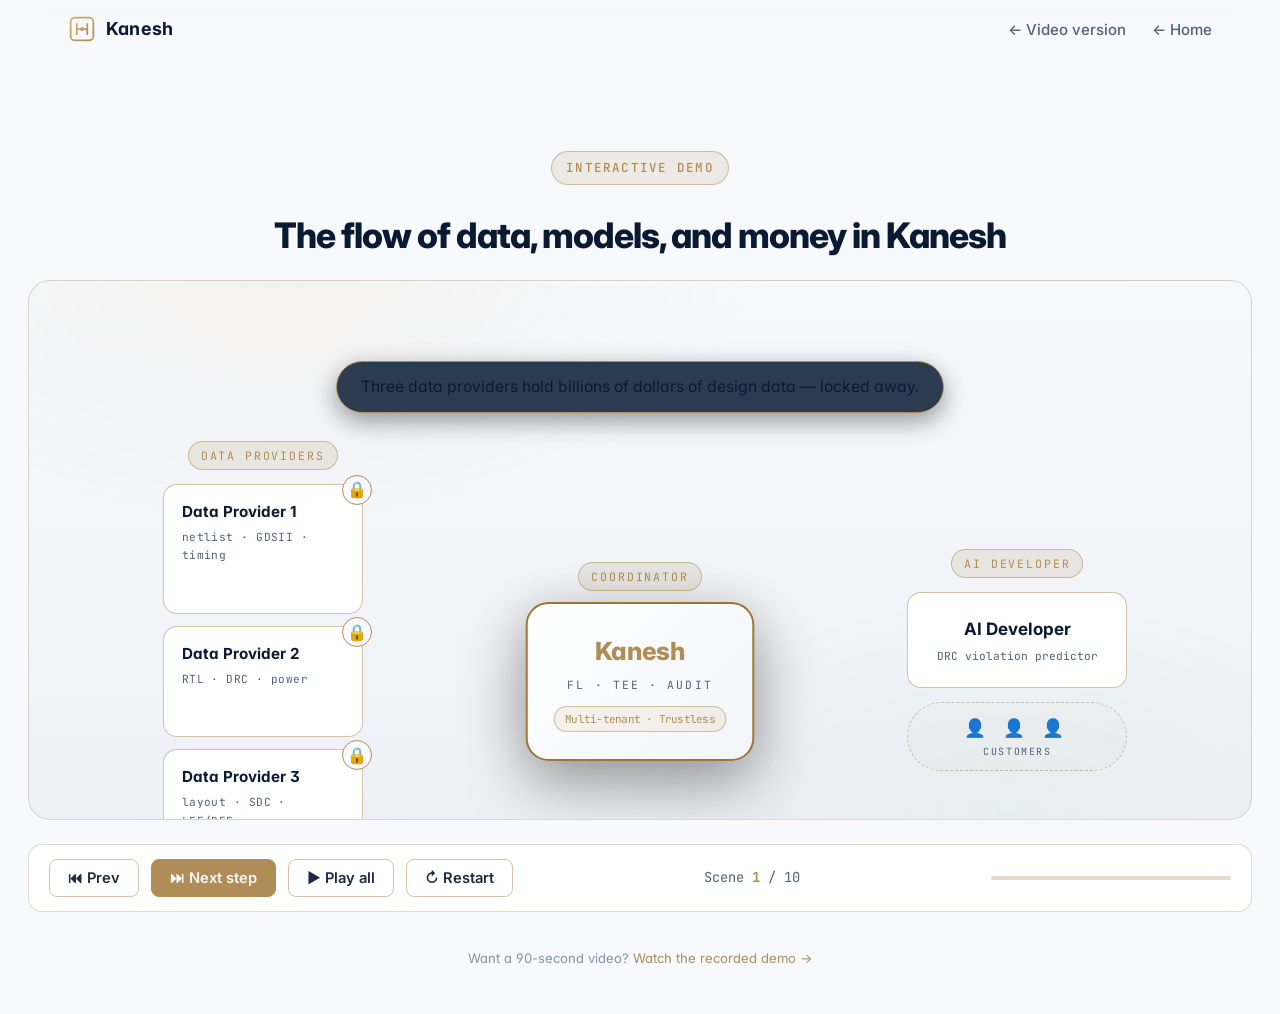
<file: webpage/demo/interactive/index.html>
<!DOCTYPE html>
<html lang="en">
<head>
  <meta charset="UTF-8" />
  <meta name="viewport" content="width=device-width, initial-scale=1.0" />
  <meta name="robots" content="noindex, nofollow" />
  <title>Kanesh — Interactive Demo</title>
  <meta name="description" content="Step through the Kanesh data, model, and money flow — interactively." />
  <meta name="theme-color" content="#0A1A33" />

  <link rel="icon" type="image/svg+xml" href="../../assets/favicon.svg" />
  <link rel="preconnect" href="https://fonts.googleapis.com" />
  <link rel="preconnect" href="https://fonts.gstatic.com" crossorigin />
  <link href="https://fonts.googleapis.com/css2?family=Inter:wght@400;500;600;700;800&family=JetBrains+Mono:wght@400;500;600&display=swap" rel="stylesheet" />
  <link rel="stylesheet" href="../../css/style.css" />

  <style>
    body { overflow-x: hidden; }

    .demo-stage {
      min-height: 100vh;
      padding: 92px 0 32px;
      display: flex;
      flex-direction: column;
    }

    .stage-container {
      max-width: 1280px;
      width: 100%;
      margin: 0 auto;
      padding: 0 28px;
      flex: 1;
      display: flex;
      flex-direction: column;
      gap: 24px;
    }

    .stage-header {
      text-align: center;
    }
    .stage-header h1 {
      font-size: clamp(1.6rem, 2.8vw, 2.2rem);
      margin: 6px 0 0;
    }

    /* ============== Canvas (the animated stage) ============== */
    .canvas {
      flex: 1;
      min-height: 540px;
      background:
        radial-gradient(800px 400px at 20% 0%, rgba(212, 170, 111, 0.08), transparent 60%),
        radial-gradient(700px 400px at 80% 100%, rgba(95, 184, 148, 0.06), transparent 60%),
        linear-gradient(180deg, var(--bg) 0%, var(--bg-alt) 100%);
      border: 1px solid var(--line);
      border-radius: var(--radius-lg);
      position: relative;
      overflow: hidden;
    }
    .canvas::before {
      content: '';
      position: absolute;
      inset: 0;
      background-image:
        linear-gradient(rgba(255,255,255,0.025) 1px, transparent 1px),
        linear-gradient(90deg, rgba(255,255,255,0.025) 1px, transparent 1px);
      background-size: 40px 40px;
      mask-image: radial-gradient(ellipse at 50% 50%, black 30%, transparent 80%);
      -webkit-mask-image: radial-gradient(ellipse at 50% 50%, black 30%, transparent 80%);
      pointer-events: none;
    }

    /* Caption banner at top — z-index above sticky nav (which is 50) */
    .caption {
      position: absolute;
      top: 80px;
      left: 50%;
      transform: translateX(-50%);
      max-width: 640px;
      padding: 12px 24px;
      background: rgba(10, 26, 51, 0.85);
      backdrop-filter: blur(10px);
      -webkit-backdrop-filter: blur(10px);
      border: 1px solid var(--accent-strong);
      border-radius: 999px;
      font-size: 0.98rem;
      color: var(--fg-strong);
      text-align: center;
      z-index: 60;
      transition: opacity 0.3s var(--ease);
      box-shadow: 0 8px 24px rgba(0, 0, 0, 0.4);
    }

    /* ============== Three actor columns ============== */
    .actors {
      position: absolute;
      inset: 0;
      display: grid;
      grid-template-columns: 1fr 1fr 1fr;
      align-items: center;
      padding: 160px 60px 60px;
      gap: 30px;
    }

    .actor-group {
      display: flex;
      flex-direction: column;
      align-items: center;
      gap: 14px;
    }

    .actor-label {
      font-family: var(--font-mono);
      font-size: 0.72rem;
      text-transform: uppercase;
      letter-spacing: 0.16em;
      color: var(--accent-strong);
      padding: 4px 12px;
      border: 1px solid var(--line-strong);
      border-radius: 999px;
      background: var(--accent-glow);
    }

    /* Provider vaults */
    .providers {
      display: flex;
      flex-direction: column;
      gap: 12px;
      align-items: center;
      width: 100%;
    }

    .vault {
      width: 200px;
      padding: 14px 18px;
      background: var(--surface);
      border: 1px solid var(--line-strong);
      border-radius: var(--radius);
      position: relative;
      transition: box-shadow 0.5s var(--ease), border-color 0.5s var(--ease), transform 0.3s var(--ease);
    }

    .vault::before {
      content: '🔒';
      position: absolute;
      top: -10px;
      right: -10px;
      font-size: 1rem;
      width: 28px;
      height: 28px;
      background: var(--bg);
      border: 1px solid var(--accent-strong);
      border-radius: 50%;
      display: flex;
      align-items: center;
      justify-content: center;
      transition: transform 0.3s var(--ease);
    }

    .vault.training {
      border-color: var(--accent-strong);
      box-shadow: 0 0 24px rgba(212, 170, 111, 0.4), inset 0 0 18px rgba(212, 170, 111, 0.18);
    }
    .vault.training::before { transform: rotate(-15deg) scale(1.1); }

    .vault-name {
      font-weight: 700;
      color: var(--fg-strong);
      font-size: 0.95rem;
      margin-bottom: 4px;
    }
    .vault-data {
      font-family: var(--font-mono);
      font-size: 0.7rem;
      color: var(--fg-muted);
      letter-spacing: 0.04em;
    }

    /* Earnings indicator under each vault */
    .earnings {
      margin-top: 6px;
      padding: 4px 10px;
      background: rgba(95, 184, 148, 0.15);
      color: var(--success);
      border-radius: 6px;
      font-family: var(--font-mono);
      font-size: 0.76rem;
      font-weight: 600;
      opacity: 0;
      transform: translateY(-4px);
      transition: opacity 0.5s var(--ease), transform 0.5s var(--ease);
    }
    .earnings.show { opacity: 1; transform: translateY(0); }

    /* Kanesh platform (center) */
    .platform {
      width: 220px;
      padding: 26px 20px;
      background: linear-gradient(135deg, var(--surface) 0%, var(--surface-2) 100%);
      border: 2px solid var(--accent);
      border-radius: var(--radius-lg);
      text-align: center;
      box-shadow: 0 20px 60px rgba(0, 0, 0, 0.4), 0 0 32px rgba(212, 170, 111, 0.1);
      transition: box-shadow 0.4s var(--ease), transform 0.4s var(--ease);
    }
    .platform.aggregating {
      box-shadow: 0 20px 60px rgba(0, 0, 0, 0.4), 0 0 60px rgba(212, 170, 111, 0.5);
      transform: scale(1.04);
    }
    .platform-title {
      font-size: 1.5rem;
      font-weight: 800;
      color: var(--accent-strong);
      letter-spacing: -0.01em;
    }
    .platform-subtitle {
      font-family: var(--font-mono);
      font-size: 0.68rem;
      color: var(--fg-muted);
      letter-spacing: 0.16em;
      text-transform: uppercase;
      margin-top: 4px;
    }
    .platform-pill {
      display: inline-block;
      margin-top: 10px;
      padding: 3px 10px;
      background: rgba(212, 170, 111, 0.12);
      border: 1px solid var(--line-strong);
      border-radius: 999px;
      font-family: var(--font-mono);
      font-size: 0.66rem;
      color: var(--accent-strong);
    }

    /* Developer */
    .developer {
      width: 220px;
      padding: 22px 18px;
      background: var(--surface);
      border: 1px solid var(--line-strong);
      border-radius: var(--radius);
      text-align: center;
      transition: border-color 0.3s var(--ease), box-shadow 0.3s var(--ease);
    }
    .developer.deployed {
      border-color: var(--success);
      box-shadow: 0 0 20px rgba(95, 184, 148, 0.3);
    }
    .developer-name { font-weight: 700; color: var(--fg-strong); margin-bottom: 4px; }
    .developer-task {
      font-family: var(--font-mono);
      font-size: 0.7rem;
      color: var(--fg-muted);
    }

    /* ============== Security visualizations: TEE / DP / SA ============== */

    /* TEE perimeter — glowing dashed ring around each vault during training.
       Visualizes the hardware enclave boundary that breach attempts can't cross. */
    .vault::after {
      content: '';
      position: absolute;
      inset: -10px;
      border: 2px dashed rgba(95, 184, 148, 0);
      border-radius: 22px;
      pointer-events: none;
      transition: border-color 0.4s var(--ease);
    }
    .vault.tee-active::after {
      border-color: rgba(95, 184, 148, 0.5);
      animation: tee-glow 2.5s ease-in-out infinite;
    }
    @keyframes tee-glow {
      0%, 100% { border-color: rgba(95, 184, 148, 0.45); }
      50%      { border-color: rgba(95, 184, 148, 0.85); }
    }

    /* Security icons (attacker emoji, "?", "Σ") — float above the canvas. */
    .security-icon {
      position: absolute;
      font-family: var(--font-mono);
      font-weight: 800;
      pointer-events: none;
      opacity: 0;
      z-index: 6;
    }
    .security-icon.attacker {
      font-size: 1.5rem;
      filter: drop-shadow(0 0 10px rgba(224, 111, 90, 0.7));
    }
    .security-icon.sa-question {
      font-size: 2.6rem;
      color: #E9C88E;
      text-shadow: 0 0 18px rgba(233, 200, 142, 0.65);
    }
    .security-icon.sa-sigma {
      font-size: 2.2rem;
      color: var(--accent-bright);
      text-shadow: 0 0 16px rgba(233, 200, 142, 0.75);
    }

    /* Floating annotation tags ("TEE blocks breach", etc.) */
    .security-tag {
      position: absolute;
      font-family: var(--font-mono);
      font-size: 0.7rem;
      letter-spacing: 0.1em;
      text-transform: uppercase;
      padding: 5px 11px;
      background: rgba(10, 26, 51, 0.9);
      border: 1px solid var(--accent-strong);
      border-radius: 999px;
      color: var(--accent-strong);
      opacity: 0;
      pointer-events: none;
      white-space: nowrap;
      z-index: 7;
      box-shadow: 0 6px 18px rgba(0, 0, 0, 0.35);
    }
    .security-tag--danger {
      border-color: var(--danger);
      color: var(--danger);
    }

    /* DP scene vignette — diagram showing "data → ∇W works, ∇W → data fails" */
    .dp-vignette {
      position: absolute;
      top: 36%;
      left: 50%;
      transform: translate(-50%, -50%);
      display: flex;
      flex-direction: column;
      gap: 12px;
      padding: 18px 22px;
      background: rgba(10, 26, 51, 0.94);
      border: 1.5px solid var(--accent-strong);
      border-radius: var(--radius);
      opacity: 0;
      pointer-events: none;
      z-index: 8;
      box-shadow: 0 18px 50px rgba(0, 0, 0, 0.55), 0 0 30px rgba(212, 170, 111, 0.2);
      font-family: var(--font-mono);
    }
    .dp-row {
      display: flex;
      align-items: center;
      gap: 12px;
      font-size: 0.9rem;
      white-space: nowrap;
    }
    .dp-row-fail {
      opacity: 0;
      transition: opacity 0.4s var(--ease);
    }
    .dp-row-fail.show { opacity: 1; }
    .dp-divider {
      height: 1px;
      background: var(--line);
      margin: 2px 0;
    }
    .dp-box {
      padding: 6px 12px;
      border: 1px solid var(--line-strong);
      border-radius: 8px;
      background: var(--surface);
      color: var(--fg-strong);
      font-weight: 600;
    }
    .dp-box.dp-data { color: var(--accent-strong); border-color: var(--accent-strong); }
    .dp-box.dp-grad,
    .dp-box.dp-grad-2 {
      background: rgba(155, 124, 182, 0.2);
      border-color: rgba(155, 124, 182, 0.6);
      color: #DBC2EE;
    }
    .dp-box.dp-fail {
      background: rgba(224, 111, 90, 0.15);
      border-color: var(--danger);
      color: var(--danger);
    }
    .dp-arrow {
      color: var(--fg-muted);
      font-size: 0.85rem;
      letter-spacing: 0.04em;
    }
    .dp-arrow.dp-arrow-blocked {
      color: var(--danger);
      text-decoration: line-through;
    }

    /* "?" badge on each gradient packet when at the platform queue —
       visualizes SA: coordinator sees the packet but can't read its value. */
    .packet--gradient.sa-unknown::after {
      content: '?';
      position: absolute;
      top: -12px;
      right: -12px;
      width: 26px;
      height: 26px;
      border-radius: 50%;
      background: var(--accent-strong);
      color: var(--bg);
      display: flex;
      align-items: center;
      justify-content: center;
      font-weight: 800;
      font-size: 1rem;
      font-family: var(--font-mono);
      box-shadow: 0 0 14px rgba(212, 170, 111, 0.7);
      z-index: 2;
      animation: q-pulse 1.4s ease-in-out infinite;
    }
    @keyframes q-pulse {
      0%, 100% { transform: scale(1); box-shadow: 0 0 12px rgba(212, 170, 111, 0.6); }
      50%      { transform: scale(1.12); box-shadow: 0 0 20px rgba(233, 200, 142, 0.9); }
    }

    /* DP noise effect — speckled halo around gradient packets while they fly,
       visualizing that the gradient carries calibrated noise so raw data
       can't be reverse-engineered. */
    .packet--gradient {
      position: absolute;
    }
    .packet--gradient::before {
      content: '';
      position: absolute;
      inset: -16px;
      border-radius: 999px;
      background:
        radial-gradient(circle at 18% 30%, rgba(201, 176, 224, 0.95) 2.5px, transparent 4.5px),
        radial-gradient(circle at 82% 70%, rgba(201, 176, 224, 0.9)  2.5px, transparent 4.5px),
        radial-gradient(circle at 48% 12%, rgba(201, 176, 224, 0.85) 2.5px, transparent 4.5px),
        radial-gradient(circle at 12% 72%, rgba(201, 176, 224, 0.85) 2.5px, transparent 4.5px),
        radial-gradient(circle at 88% 22%, rgba(201, 176, 224, 0.9)  2.5px, transparent 4.5px),
        radial-gradient(circle at 32% 88%, rgba(201, 176, 224, 0.8)  2px,   transparent 4px),
        radial-gradient(circle at 70% 8%,  rgba(201, 176, 224, 0.8)  2px,   transparent 4px);
      opacity: 0;
      pointer-events: none;
      transition: opacity 0.3s var(--ease);
      filter: drop-shadow(0 0 4px rgba(155, 124, 182, 0.6));
    }
    .packet--gradient.dp-noisy::before {
      opacity: 1;
      animation: noise-jitter 0.4s steps(5) infinite;
    }
    .packet--gradient.dp-noisy {
      box-shadow: 0 0 18px rgba(155, 124, 182, 0.5), 0 0 0 1px rgba(155, 124, 182, 0.6);
    }
    @keyframes noise-jitter {
      0%   { transform: translate(0, 0)   scale(1); }
      20%  { transform: translate(3px, -2px) scale(1.04); }
      40%  { transform: translate(-3px, 2px) scale(0.97); }
      60%  { transform: translate(2px, 3px)  scale(1.03); }
      80%  { transform: translate(-2px, -2px) scale(0.98); }
      100% { transform: translate(0, 0)   scale(1); }
    }

    /* Customers — sits below the AI Developer card to show payment origin */
    .customers {
      width: 220px;
      padding: 10px 14px;
      background: rgba(212, 170, 111, 0.04);
      border: 1px dashed var(--line-strong);
      border-radius: 999px;
      text-align: center;
      transition: transform 0.2s var(--ease), background 0.2s var(--ease);
    }
    .customers.active {
      background: rgba(212, 170, 111, 0.12);
      transform: scale(1.02);
    }
    .customers-icons {
      font-size: 1.1rem;
      letter-spacing: 6px;
    }
    .customers-label {
      font-family: var(--font-mono);
      font-size: 0.62rem;
      color: var(--fg-muted);
      letter-spacing: 0.16em;
      text-transform: uppercase;
      margin-top: 2px;
    }

    /* ============== Flying packets ============== */
    .packet {
      position: absolute;
      padding: 8px 14px;
      border-radius: 999px;
      font-family: var(--font-mono);
      font-size: 0.78rem;
      font-weight: 600;
      pointer-events: none;
      opacity: 0;
      white-space: nowrap;
      box-shadow: 0 6px 20px rgba(0, 0, 0, 0.4);
      z-index: 5;
    }
    .packet--bounty {
      background: var(--success);
      color: var(--bg);
    }
    .packet--model {
      background: var(--surface-2);
      border: 1px solid var(--accent-strong);
      color: var(--accent-strong);
    }
    .packet--gradient {
      background: rgba(155, 124, 182, 0.18);
      border: 1px solid #9B7CB6;
      color: #C9B0E0;
    }
    .packet--money {
      background: var(--success);
      color: var(--bg);
    }

    /* ============== Five protection shields — REMOVED from new design ============== */
    .shields {
      display: none; /* hidden — superseded by per-mechanism visuals (TEE/DP/SA) */
      position: absolute;
      top: 50%;
      left: 50%;
      transform: translate(-50%, 80px);
      gap: 8px;
      opacity: 0;
      z-index: 4;
      transition: opacity 0.5s var(--ease);
    }
    .shield {
      padding: 6px 12px;
      background: rgba(155, 124, 182, 0.12);
      border: 1px solid rgba(155, 124, 182, 0.4);
      border-radius: 999px;
      font-family: var(--font-mono);
      font-size: 0.7rem;
      color: #D4BFE8;
      letter-spacing: 0.06em;
      transform: translateY(8px);
      opacity: 0;
      transition: transform 0.3s var(--ease), opacity 0.3s var(--ease);
    }
    .shield.lit {
      transform: translateY(0);
      opacity: 1;
    }

    /* ============== Controls ============== */
    .controls {
      display: flex;
      gap: 12px;
      justify-content: center;
      align-items: center;
      padding: 14px 20px;
      background: var(--surface);
      border-radius: var(--radius);
      border: 1px solid var(--line);
      flex-wrap: wrap;
    }
    .ctrl-btn {
      padding: 9px 18px;
      background: transparent;
      border: 1px solid var(--line-strong);
      border-radius: 8px;
      color: var(--fg);
      font-family: var(--font-sans);
      font-size: 0.92rem;
      font-weight: 600;
      cursor: pointer;
      transition: all 0.2s var(--ease);
    }
    .ctrl-btn:hover {
      background: var(--accent-glow);
      border-color: var(--accent);
    }
    .ctrl-btn--primary {
      background: var(--accent-strong);
      color: var(--bg);
      border-color: var(--accent-strong);
    }
    .ctrl-btn--primary:hover {
      background: var(--accent-bright);
    }
    .scene-indicator {
      font-family: var(--font-mono);
      color: var(--fg-muted);
      font-size: 0.86rem;
      padding: 0 16px;
      flex: 1;
      text-align: center;
      min-width: 140px;
    }
    .scene-indicator strong {
      color: var(--accent-strong);
    }
    .progress-bar {
      flex: 1;
      height: 4px;
      background: var(--line);
      border-radius: 999px;
      overflow: hidden;
      max-width: 240px;
    }
    .progress-bar__fill {
      height: 100%;
      width: 0%;
      background: linear-gradient(90deg, var(--accent), var(--accent-bright));
      transition: width 0.1s linear;
    }

    /* Footer note */
    .demo-note {
      text-align: center;
      color: var(--fg-faint);
      font-size: 0.82rem;
      padding: 12px 0 0;
    }
    .demo-note a { color: var(--accent-strong); }
  </style>
</head>
<body>
  <nav class="nav" aria-label="Primary">
    <div class="nav__inner">
      <a href="../../" class="brand" aria-label="Kanesh home">
        <span class="brand__mark" aria-hidden="true">
          <svg viewBox="0 0 32 32" width="28" height="28">
            <defs>
              <linearGradient id="gx" x1="0" x2="1" y1="0" y2="1">
                <stop offset="0" stop-color="#D4AA6F"/>
                <stop offset="1" stop-color="#B08D57"/>
              </linearGradient>
            </defs>
            <rect x="3" y="3" width="26" height="26" rx="5" fill="none" stroke="url(#gx)" stroke-width="2"/>
            <path d="M10 10 L10 22 M10 16 L22 16 M22 10 L22 22" stroke="url(#gx)" stroke-width="2" stroke-linecap="round" fill="none"/>
            <circle cx="16" cy="16" r="2.2" fill="url(#gx)"/>
          </svg>
        </span>
        <span class="brand__word">Kanesh</span>
      </a>
      <ul class="nav__links">
        <li><a href="../">← Video version</a></li>
        <li><a href="../../">← Home</a></li>
      </ul>
    </div>
  </nav>

  <main class="demo-stage">
    <div class="stage-container">
      <header class="stage-header">
        <p class="eyebrow">Interactive demo</p>
        <h1>The flow of data, models, and money in Kanesh</h1>
      </header>

      <div class="canvas" id="canvas">
        <div class="caption" id="caption">Three data providers hold billions of dollars of design data — locked away.</div>

        <div class="actors">
          <!-- ====== Providers (left) ====== -->
          <div class="actor-group">
            <div class="actor-label">Data Providers</div>
            <div class="providers">
              <div class="vault" id="vault-1">
                <div class="vault-name">Data Provider 1</div>
                <div class="vault-data">netlist · GDSII · timing</div>
                <div class="earnings" id="earn-1">+50% revenue</div>
              </div>
              <div class="vault" id="vault-2">
                <div class="vault-name">Data Provider 2</div>
                <div class="vault-data">RTL · DRC · power</div>
                <div class="earnings" id="earn-2">+30% revenue</div>
              </div>
              <div class="vault" id="vault-3">
                <div class="vault-name">Data Provider 3</div>
                <div class="vault-data">layout · SDC · LEF/DEF</div>
                <div class="earnings" id="earn-3">+20% revenue</div>
              </div>
            </div>
          </div>

          <!-- ====== Kanesh platform (center) ====== -->
          <div class="actor-group">
            <div class="actor-label">Coordinator</div>
            <div class="platform" id="platform">
              <div class="platform-title">Kanesh</div>
              <div class="platform-subtitle">FL · TEE · Audit</div>
              <div class="platform-pill">Multi-tenant · Trustless</div>
            </div>
          </div>

          <!-- ====== Developer + Customers (right) ====== -->
          <div class="actor-group">
            <div class="actor-label">AI Developer</div>
            <div class="developer" id="developer">
              <div class="developer-name">AI Developer</div>
              <div class="developer-task">DRC violation predictor</div>
            </div>
            <div class="customers" id="customers" aria-label="Customers paying the AI developer">
              <div class="customers-icons" aria-hidden="true">👤 👤 👤</div>
              <div class="customers-label">Customers</div>
            </div>
          </div>
        </div>

        <!-- Floating packets (animated by JS) -->
        <div class="packet packet--bounty"  id="p-bounty">💰 Bounty + Job</div>
        <div class="packet packet--model"   id="p-model-1">📦 Model W₀</div>
        <div class="packet packet--model"   id="p-model-2">📦 Model W₀</div>
        <div class="packet packet--model"   id="p-model-3">📦 Model W₀</div>
        <div class="packet packet--gradient" id="p-grad-1">∇W (encrypted)</div>
        <div class="packet packet--gradient" id="p-grad-2">∇W (encrypted)</div>
        <div class="packet packet--gradient" id="p-grad-3">∇W (encrypted)</div>
        <div class="packet packet--model"   id="p-model-final">🚀 Trained Model</div>
        <div class="packet packet--money"   id="p-customer-pay">💰 Pays</div>
        <div class="packet packet--money"   id="p-revenue">💰 Payment</div>
        <div class="packet packet--money"   id="p-money-1">💰 50%</div>
        <div class="packet packet--money"   id="p-money-2">💰 30%</div>
        <div class="packet packet--money"   id="p-money-3">💰 20%</div>

        <!-- ====== Security visualizations (TEE / DP / SA) ====== -->
        <div class="security-icon attacker" id="attacker-icon" aria-hidden="true">⚠️</div>
        <div class="security-tag security-tag--danger" id="tee-tag">TEE blocks breach</div>
        <div class="security-icon sa-sigma" id="sa-sigma" aria-hidden="true">Σ</div>
        <div class="security-tag" id="sa-tag">Coordinator sees only the sum</div>

        <!-- DP scene vignette: "data → ∇W works; ∇W → data fails" -->
        <div class="dp-vignette" id="dp-vignette" aria-hidden="true">
          <div class="dp-row">
            <span class="dp-box dp-data">📐 Raw Data</span>
            <span class="dp-arrow">+ ε noise</span>
            <span class="dp-arrow">→</span>
            <span class="dp-box dp-grad">∇W (noisy)</span>
          </div>
          <div class="dp-divider"></div>
          <div class="dp-row dp-row-fail">
            <span class="dp-box dp-grad-2">∇W</span>
            <span class="dp-arrow dp-arrow-blocked">←&nbsp; reverse?</span>
            <span class="dp-box dp-fail">❌ unrecoverable</span>
          </div>
        </div>

        <!-- 5 protection shields (hidden via CSS, kept for legacy) -->
        <div class="shields" id="shields">
          <span class="shield" data-shield="fl">FL</span>
          <span class="shield" data-shield="tee">TEE</span>
          <span class="shield" data-shield="dp">DP</span>
          <span class="shield" data-shield="sa">SA</span>
          <span class="shield" data-shield="audit">Audit</span>
        </div>
      </div>

      <div class="controls">
        <button class="ctrl-btn" id="prev" title="Previous scene">⏮ Prev</button>
        <button class="ctrl-btn ctrl-btn--primary" id="next" title="Advance one scene">⏭ Next step</button>
        <button class="ctrl-btn" id="play" title="Play through all scenes">▶ Play all</button>
        <button class="ctrl-btn" id="restart" title="Restart from scene 1">↻ Restart</button>
        <span class="scene-indicator">Scene <strong id="scene-num">1</strong> / 10</span>
        <div class="progress-bar"><div class="progress-bar__fill" id="progress"></div></div>
      </div>

      <p class="demo-note">
        Want a 90-second video? <a href="../">Watch the recorded demo →</a>
      </p>
    </div>
  </main>

  <script src="https://cdn.jsdelivr.net/npm/gsap@3.12.5/dist/gsap.min.js"></script>
  <script src="demo.js"></script>
</body>
</html>
</file>
<file: webpage/css/style.css>
/* ==============================================================
   Kanesh — Landing page stylesheet
   Palette: light (warm off-white surfaces) + deep navy ink (trust,
   semiconductor) + bronze gold (ancient contract / Kültepe).
   ============================================================== */

:root {
  --bg: #F7F9FC;
  --bg-alt: #EDF1F7;
  --surface: #FFFFFF;
  --surface-2: #F2F5FA;
  --line: rgba(176, 141, 87, 0.32);
  --line-strong: rgba(176, 141, 87, 0.52);

  --fg: #1B2A45;
  --fg-strong: #0A1A33;
  --fg-muted: #51617B;
  --fg-faint: #8493A8;

  --accent: #9C7638;
  --accent-strong: #B08D57;
  --accent-bright: #C79E63;
  --accent-glow: rgba(176, 141, 87, 0.14);

  --danger: #C0533D;
  --success: #3E9A74;

  --font-sans: 'Inter', -apple-system, BlinkMacSystemFont, 'Segoe UI', Roboto, sans-serif;
  --font-mono: 'JetBrains Mono', ui-monospace, SFMono-Regular, Menlo, monospace;

  --radius: 14px;
  --radius-sm: 8px;
  --radius-lg: 22px;

  --shadow-1: 0 2px 8px rgba(10, 26, 51, 0.06);
  --shadow-2: 0 12px 40px rgba(10, 26, 51, 0.10);
  --shadow-gold: 0 8px 32px rgba(176, 141, 87, 0.18);

  --max: 1200px;
  --max-narrow: 780px;

  --ease: cubic-bezier(0.2, 0.65, 0.2, 1);
}

* { box-sizing: border-box; }

html {
  scroll-behavior: smooth;
  scroll-padding-top: 72px;
}

body {
  margin: 0;
  background: var(--bg);
  color: var(--fg);
  font-family: var(--font-sans);
  font-size: 17px;
  line-height: 1.65;
  -webkit-font-smoothing: antialiased;
  text-rendering: optimizeLegibility;
  font-feature-settings: 'ss01', 'cv02', 'cv11';
  overflow-x: hidden;
}

a { color: inherit; text-decoration: none; }

h1, h2, h3 {
  font-weight: 700;
  letter-spacing: -0.018em;
  line-height: 1.15;
  color: var(--fg-strong);
  margin: 0 0 0.5em 0;
}

h1 { font-size: clamp(2.4rem, 5.6vw, 4.4rem); font-weight: 800; letter-spacing: -0.028em; }
h2 { font-size: clamp(1.8rem, 3.4vw, 2.6rem); }
h3 { font-size: 1.2rem; letter-spacing: -0.012em; }

p { margin: 0 0 1em 0; color: var(--fg); }
ul { padding-left: 1.2em; margin: 0 0 1em 0; }

.container {
  width: 100%;
  max-width: var(--max);
  margin: 0 auto;
  padding: 0 28px;
}
.container--narrow { max-width: var(--max-narrow); }

.skip-link {
  position: absolute;
  top: -40px; left: 0;
  padding: 8px 16px;
  background: var(--accent);
  color: var(--bg);
  font-weight: 600;
  transition: top 0.2s;
  z-index: 1000;
}
.skip-link:focus { top: 0; }

/* ========================== NAV ========================== */

.nav {
  position: sticky;
  top: 0;
  z-index: 50;
  backdrop-filter: blur(18px);
  -webkit-backdrop-filter: blur(18px);
  background: rgba(247, 249, 252, 0.72);
  border-bottom: 1px solid transparent;
  transition: border-color 0.3s var(--ease), background 0.3s var(--ease);
}
.nav--scrolled {
  border-bottom-color: var(--line);
  background: rgba(247, 249, 252, 0.92);
}
.nav__inner {
  max-width: var(--max);
  margin: 0 auto;
  padding: 14px 28px;
  display: flex;
  align-items: center;
  justify-content: space-between;
  gap: 20px;
}
.brand {
  display: inline-flex;
  align-items: center;
  gap: 10px;
  font-weight: 700;
  letter-spacing: 0.01em;
  color: var(--fg-strong);
}
.brand__mark { display: inline-flex; }
.brand__word { font-size: 1.12rem; }

.nav__links {
  list-style: none;
  display: flex;
  align-items: center;
  gap: 26px;
  margin: 0;
  padding: 0;
}
.nav__links a {
  color: var(--fg-muted);
  font-size: 0.94rem;
  font-weight: 500;
  transition: color 0.15s var(--ease);
}
.nav__links a:hover { color: var(--fg-strong); }

.nav__cta {
  color: var(--bg) !important;
  background: var(--accent-strong);
  padding: 9px 18px;
  border-radius: 999px;
  font-weight: 600;
  transition: transform 0.2s var(--ease), box-shadow 0.2s var(--ease);
}
.nav__cta:hover {
  transform: translateY(-1px);
  box-shadow: var(--shadow-gold);
}

@media (max-width: 860px) {
  .nav__links li:not(:last-child) { display: none; }
}

/* ========================== HERO ========================== */

.hero {
  position: relative;
  padding: 140px 0 120px;
  overflow: hidden;
}
.hero__bg {
  position: absolute;
  inset: 0;
  background:
    radial-gradient(1000px 600px at 15% -10%, rgba(176, 141, 87, 0.16), transparent 60%),
    radial-gradient(900px 500px at 100% 40%, rgba(39, 84, 170, 0.10), transparent 70%),
    linear-gradient(180deg, var(--bg) 0%, var(--bg-alt) 100%);
  z-index: -1;
}
.hero__bg::after {
  content: '';
  position: absolute;
  inset: 0;
  background-image:
    linear-gradient(rgba(10,26,51,0.04) 1px, transparent 1px),
    linear-gradient(90deg, rgba(10,26,51,0.04) 1px, transparent 1px);
  background-size: 40px 40px;
  mask-image: radial-gradient(ellipse at 50% 30%, black 0%, transparent 70%);
  -webkit-mask-image: radial-gradient(ellipse at 50% 30%, black 0%, transparent 70%);
  opacity: 0.6;
}
.hero__inner { position: relative; text-align: left; }

.eyebrow {
  display: inline-block;
  font-family: var(--font-mono);
  font-size: 0.78rem;
  text-transform: uppercase;
  letter-spacing: 0.18em;
  color: var(--accent-strong);
  font-weight: 500;
  margin: 0 0 24px 0;
  padding: 6px 14px;
  border: 1px solid var(--line-strong);
  border-radius: 999px;
  background: var(--accent-glow);
}
.eyebrow--muted {
  color: var(--fg-muted);
  background: rgba(10,26,51,0.03);
  border-color: var(--line);
}

.hero__title { margin: 0 0 26px 0; }
.hero__title-main { display: block; color: var(--fg-strong); }
.hero__title-accent {
  display: block;
  background: linear-gradient(90deg, var(--accent-strong) 0%, var(--accent-bright) 80%);
  -webkit-background-clip: text;
  background-clip: text;
  color: transparent;
}

.hero__subtitle {
  max-width: 720px;
  font-size: clamp(1.05rem, 1.6vw, 1.22rem);
  color: var(--fg-muted);
  margin: 0 0 40px 0;
}

.hero__ctas {
  display: flex;
  flex-wrap: wrap;
  gap: 14px;
  margin: 0 0 72px 0;
}

.btn {
  display: inline-flex;
  align-items: center;
  justify-content: center;
  gap: 8px;
  padding: 14px 28px;
  border-radius: 10px;
  font-weight: 600;
  font-size: 1rem;
  letter-spacing: -0.005em;
  transition: transform 0.2s var(--ease), box-shadow 0.2s var(--ease), background 0.2s var(--ease), border-color 0.2s var(--ease);
  cursor: pointer;
  border: 1px solid transparent;
  white-space: nowrap;
}
.btn--primary {
  background: var(--accent-strong);
  color: var(--bg);
}
.btn--primary:hover {
  background: var(--accent-bright);
  transform: translateY(-2px);
  box-shadow: var(--shadow-gold);
}
.btn--ghost {
  background: transparent;
  color: var(--fg-strong);
  border-color: var(--line-strong);
}
.btn--ghost:hover {
  background: rgba(10,26,51,0.04);
  border-color: var(--accent-strong);
}

.hero__stats {
  display: grid;
  grid-template-columns: repeat(3, minmax(0, 1fr));
  gap: 0;
  border-top: 1px solid var(--line);
  padding-top: 36px;
  margin: 0;
  max-width: 900px;
}
.hero__stats > div + div {
  border-left: 1px solid var(--line);
  padding-left: 32px;
}
.hero__stats > div { padding-right: 32px; }
.hero__stats dt {
  font-size: 0.86rem;
  color: var(--fg-muted);
  margin-bottom: 6px;
}
.hero__stats dd {
  margin: 0;
  font-family: var(--font-mono);
  font-size: clamp(1.6rem, 2.8vw, 2.2rem);
  font-weight: 600;
  color: var(--accent-strong);
  letter-spacing: -0.02em;
}
@media (max-width: 720px) {
  .hero__stats { grid-template-columns: 1fr; }
  .hero__stats > div { padding: 18px 0 !important; border-left: 0 !important; border-top: 1px solid var(--line); }
  .hero__stats > div:first-child { border-top: 0; padding-top: 24px !important; }
}

/* ========================== SECTIONS ========================== */

.section {
  position: relative;
  padding: 120px 0;
}
.section--dark { background: var(--bg-alt); }
.section--cta { background: linear-gradient(180deg, var(--bg-alt) 0%, var(--bg) 100%); text-align: center; }
.section--cta .eyebrow { margin-left: auto; margin-right: auto; }

.section__title {
  max-width: 920px;
  margin: 0 0 18px 0;
}
.section__lead {
  max-width: 760px;
  font-size: 1.08rem;
  color: var(--fg-muted);
  margin: 0 0 56px 0;
}
.section--cta .section__lead { margin-left: auto; margin-right: auto; }

/* ========================== GRID ========================== */

.grid {
  display: grid;
  gap: 20px;
  margin-top: 48px;
}
.grid--2 { grid-template-columns: repeat(2, minmax(0, 1fr)); }
.grid--3 { grid-template-columns: repeat(3, minmax(0, 1fr)); }
.grid--4 { grid-template-columns: repeat(4, minmax(0, 1fr)); }
@media (max-width: 1024px) {
  .grid--3, .grid--4 { grid-template-columns: repeat(2, minmax(0, 1fr)); }
}
@media (max-width: 640px) {
  .grid--2, .grid--3, .grid--4 { grid-template-columns: 1fr; }
}

/* ========================== CARDS ========================== */

.card {
  padding: 28px;
  border-radius: var(--radius);
  background: var(--surface);
  border: 1px solid var(--line);
  transition: transform 0.25s var(--ease), border-color 0.25s var(--ease), box-shadow 0.25s var(--ease);
}
.card:hover {
  transform: translateY(-3px);
  border-color: var(--line-strong);
  box-shadow: var(--shadow-2);
}
.card--outline { background: transparent; }
.card h3 { margin: 0 0 12px 0; color: var(--fg-strong); }
.card p { color: var(--fg-muted); }

.card--feature {
  position: relative;
  padding-top: 38px;
}
.card--feature .card__num {
  position: absolute;
  top: 20px;
  right: 24px;
  font-family: var(--font-mono);
  font-weight: 500;
  color: var(--accent-strong);
  font-size: 0.88rem;
  letter-spacing: 0.08em;
  opacity: 0.85;
}
.card__kicker {
  color: var(--accent-strong) !important;
  font-weight: 600;
  font-size: 0.97rem;
  margin: 0 0 14px 0;
}
.card__tags {
  list-style: none;
  padding: 0;
  margin: 18px 0 0 0;
  display: flex;
  flex-wrap: wrap;
  gap: 8px;
}
.card__tags li {
  font-family: var(--font-mono);
  font-size: 0.78rem;
  padding: 5px 11px;
  border-radius: 999px;
  color: var(--fg-muted);
  background: rgba(10,26,51,0.03);
  border: 1px solid var(--line);
}
.card__bullets {
  list-style: none;
  padding: 0;
  margin: 18px 0 0 0;
}
.card__bullets li {
  position: relative;
  padding: 8px 0 8px 24px;
  color: var(--fg-muted);
  border-top: 1px solid var(--line);
}
.card__bullets li:first-child { border-top: 0; }
.card__bullets li::before {
  content: '';
  position: absolute;
  left: 0;
  top: 17px;
  width: 12px;
  height: 1.5px;
  background: var(--accent-strong);
}

/* ========================== PULL QUOTE ========================== */

.pull-quote {
  margin: 72px auto 0;
  max-width: 880px;
  padding: 32px 36px;
  border-left: 3px solid var(--accent-strong);
  font-size: clamp(1.12rem, 1.6vw, 1.28rem);
  color: var(--fg);
  font-weight: 500;
  line-height: 1.5;
  letter-spacing: -0.005em;
  background: linear-gradient(90deg, var(--accent-glow), transparent 60%);
  border-radius: 0 var(--radius) var(--radius) 0;
}

/* ========================== STEPS ========================== */

.steps {
  list-style: none;
  padding: 0;
  margin: 48px 0 0 0;
  display: grid;
  grid-template-columns: repeat(4, minmax(0, 1fr));
  gap: 20px;
}
@media (max-width: 1024px) { .steps { grid-template-columns: repeat(2, 1fr); } }
@media (max-width: 640px)  { .steps { grid-template-columns: 1fr; } }

.step {
  position: relative;
  padding: 28px;
  border-radius: var(--radius);
  background: var(--surface);
  border: 1px solid var(--line);
}
.step__num {
  display: inline-flex;
  align-items: center;
  justify-content: center;
  width: 34px;
  height: 34px;
  border-radius: 50%;
  background: var(--accent-glow);
  border: 1px solid var(--line-strong);
  color: var(--accent-strong);
  font-family: var(--font-mono);
  font-weight: 600;
  margin-bottom: 16px;
}
.step h3 { font-size: 1.1rem; margin-bottom: 8px; }
.step p { color: var(--fg-muted); font-size: 0.96rem; margin: 0; }

/* ========================== USE CASES ========================== */

.usecase {
  padding: 22px 24px;
  border-radius: var(--radius-sm);
  border: 1px solid var(--line);
  background: var(--surface);
  transition: all 0.2s var(--ease);
}
.usecase:hover {
  border-color: var(--accent);
  background: var(--accent-glow);
}
.usecase h3 {
  font-size: 1rem;
  color: var(--fg-strong);
  margin-bottom: 6px;
  letter-spacing: -0.005em;
}
.usecase p {
  margin: 0;
  color: var(--fg-muted);
  font-size: 0.9rem;
  line-height: 1.5;
}

/* ========================== PERSON ========================== */

.person {
  padding: 24px;
  border-radius: var(--radius);
  background: var(--surface);
  border: 1px solid var(--line);
  transition: border-color 0.2s var(--ease);
}
.person:hover { border-color: var(--accent); }
.person__role {
  font-family: var(--font-mono);
  font-size: 0.74rem;
  text-transform: uppercase;
  letter-spacing: 0.16em;
  color: var(--accent-strong);
  margin: 0 0 10px 0;
}
.person__name {
  margin: 0 0 6px 0;
  font-size: 1.08rem;
  color: var(--fg-strong);
}
.person__org { margin: 0; color: var(--fg-muted); font-size: 0.9rem; }
.person__note { margin-top: 10px; color: var(--fg-faint); font-size: 0.85rem; }
.person--placeholder {
  background: transparent;
  border-style: dashed;
}

/* ========================== CONTACT ========================== */

.contact {
  margin-top: 40px;
  display: flex;
  flex-direction: column;
  align-items: center;
  gap: 16px;
}
.contact__meta {
  color: var(--fg-muted);
  font-size: 0.95rem;
  margin: 0;
}
.contact__meta strong { color: var(--accent-strong); font-weight: 600; }

/* ========================== FOOTER ========================== */

.footer {
  padding: 56px 0 48px;
  background: var(--bg);
  border-top: 1px solid var(--line);
}
.footer__inner {
  display: flex;
  flex-direction: column;
  align-items: center;
  text-align: center;
  gap: 12px;
}
.footer__brand {
  display: inline-flex;
  align-items: center;
  gap: 10px;
  font-size: 1.05rem;
  color: var(--fg-strong);
  font-weight: 700;
}
.footer__brand span { color: var(--fg-muted); font-weight: 500; }
.footer__tag {
  color: var(--accent-strong);
  font-family: var(--font-mono);
  font-size: 0.92rem;
  margin: 0;
}
.footer__copy { color: var(--fg-faint); font-size: 0.85rem; margin: 0; }

/* ========================== ANIMATIONS ========================== */

.reveal {
  opacity: 0;
  transform: translateY(24px);
  transition: opacity 0.8s var(--ease), transform 0.8s var(--ease);
}
.reveal.is-visible {
  opacity: 1;
  transform: translateY(0);
}

@media (prefers-reduced-motion: reduce) {
  html { scroll-behavior: auto; }
  .reveal { opacity: 1; transform: none; transition: none; }
  * { animation: none !important; transition: none !important; }
}
</file>
